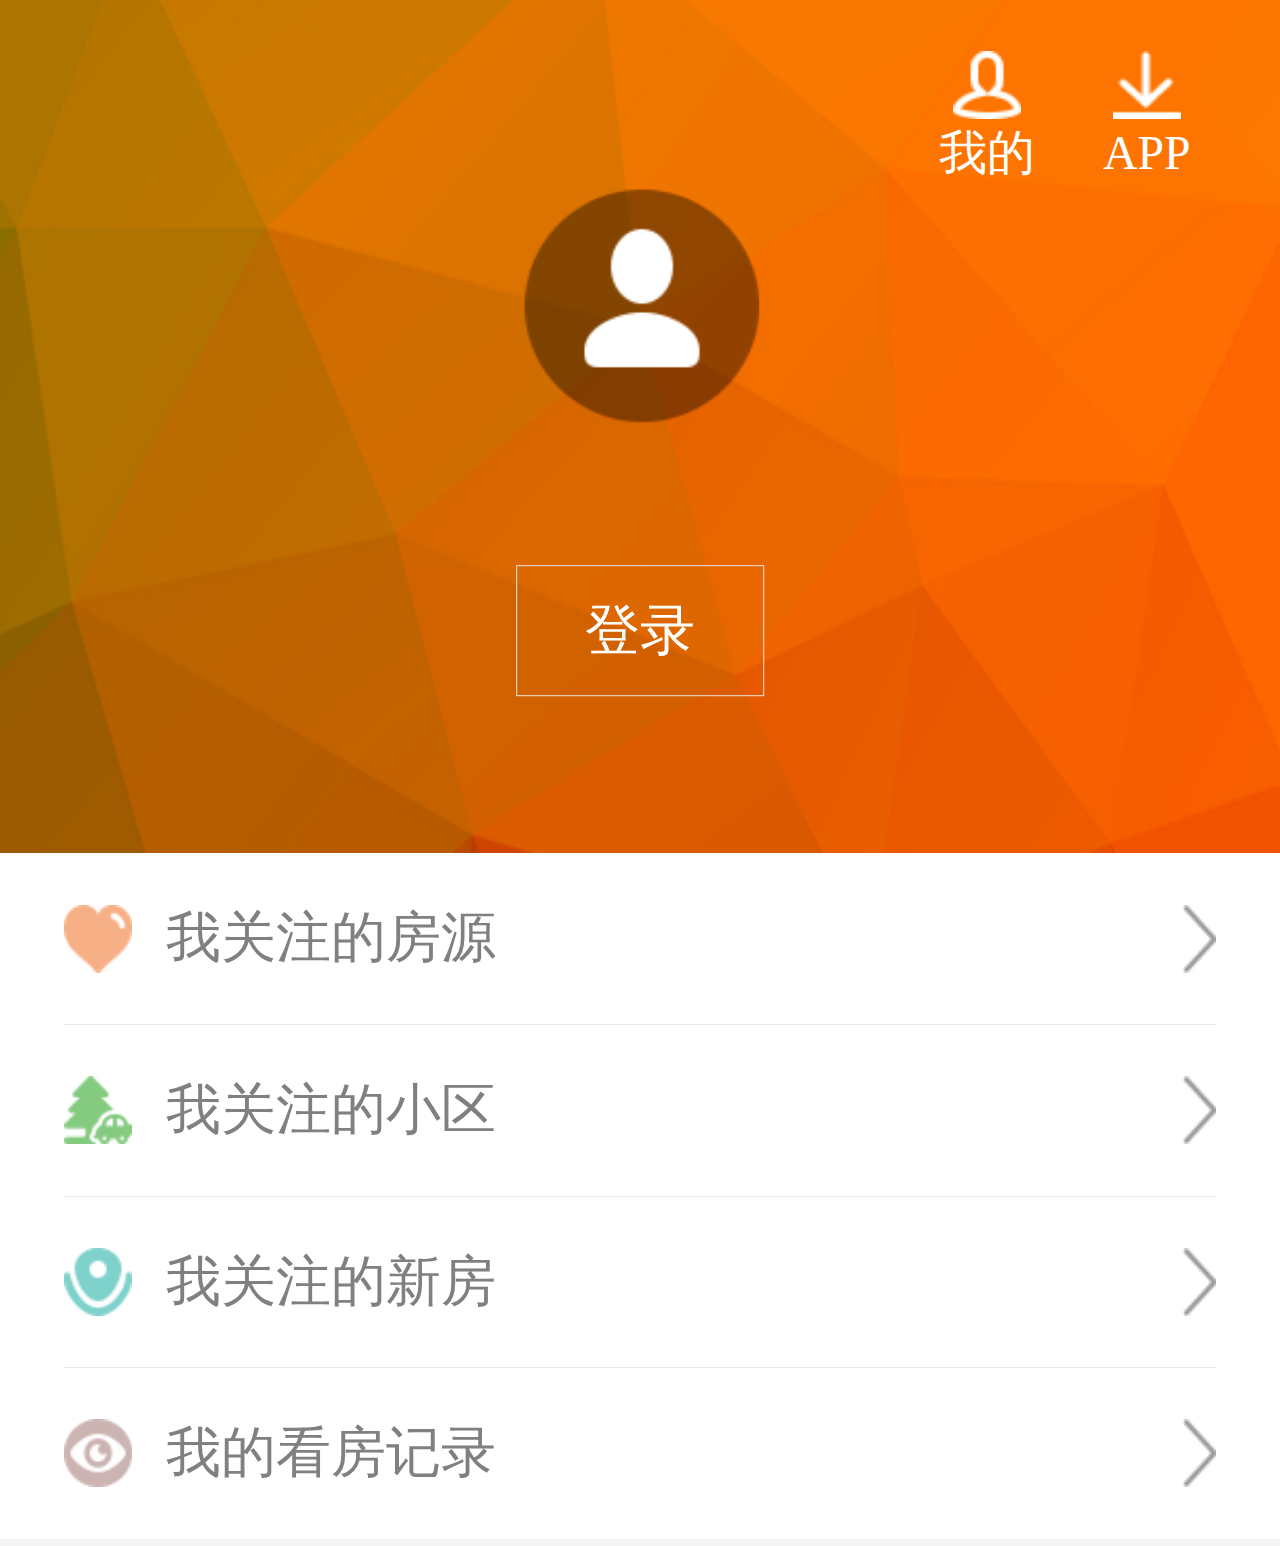
<file: my.html>
<!DOCTYPE html>
<html>

<head>
    <meta charset="UTF-8">
    <meta name="viewport" content="width=device-width, initial-scale=1.0, maximum-scale=1.0, user-scalable=0">
    <meta http-equiv="X-UA-Compatible" content="ie=edge">
    <title>my</title>
    <link rel="stylesheet" href="./css/my.css">
    <script src="./js/setRem.js"></script>
</head>

<body>
    <!-- <div class="header">
        <iframe src="./public/header.html" frameborder="0"></iframe>
    </div> -->

    <div class="imgs">
        <img src="./image/my/bg2.png" alt="">
        <p><span class="denglu">登录</span></p>
        <div class="xiazai">
            <a class="icon" href="#">
                我的
            </a>
            <a class="icon" href="#">APP</a>
        </div>
    </div>
    <div class="xinxibox">
        <ul class="xinxi">
            <li><a href="#">我关注的房源</a></li>
            <li><a href="#">我关注的小区</a></li>
            <li><a href="#">我关注的新房</a></li>
            <li><a href="#">我的看房记录</a></li>
        </ul>
    </div>


</body>

</html>
<script>
    var denglu = document.querySelector('.denglu');
    denglu.onclick = function () {
        location.href = './register.html'
    }
</script>
</file>
<file: css/my.css>
* {
  margin: 0;
  padding: 0;
}
ul {
  list-style: none;
}
body {
  background-color: #f5f5f5;
}
.header {
  width: 100%;
  height: 5rem;
}
.header iframe {
  width: 100%;
  height: 100%;
}
.imgs {
  width: 100%;
  height: 25rem;
  position: relative;
  background-color: white;
}
.imgs img {
  width: 100%;
  height: 100%;
}
.imgs p {
  position: absolute;
  width: 12rem;
  text-align: center;
  top: 50%;
  left: 50%;
  transform: translate(-50%, -50%);
  padding-top: 12rem;
  color: white;
  font-size: 1.6rem;
  background: url(../image/my/urse2.png) no-repeat center 0px;
  background-size: 7rem 7rem;
}
.imgs p span {
  padding: 1rem 2rem;
  border: 1px solid #e7e7e7;
}
.imgs .xiazai {
  width: 10rem;
  height: 5rem;
  position: absolute;
  right: 1rem;
  top: 0rem;
  display: flex;
}
.imgs .xiazai .icon {
  background-color: pink;
  line-height: 7rem;
}
.imgs .xiazai .icon:nth-of-type(1) {
  padding: 1rem 1rem;
  background: url(../image/my/urse.png) no-repeat center;
  background-size: 2rem 2rem;
  font-size: 1.4rem;
  color: white;
  text-decoration: none;
}
.imgs .xiazai .icon:nth-of-type(2) {
  padding: 1rem 1rem;
  background: url(../image/my/down.png) no-repeat center;
  background-size: 2rem 2rem;
  font-size: 1.4rem;
  color: white;
  text-decoration: none;
}
.xinxibox {
  background-color: white;
}
.xinxi {
  width: 100%;
  list-style: none;
}
.xinxi li {
  width: 90%;
  margin: 0 auto;
  height: 5rem;
  line-height: 5rem;
  background: url(../image/my/right.png) no-repeat right center;
  background-size: 1rem 2rem;
  border-bottom: 1px solid #e7e7e7;
}
.xinxi li a {
  text-decoration: none;
  font-size: 1.6rem;
  color: gray;
  display: inline-block;
  height: 100%;
  padding-left: 3rem;
}
.xinxi li:nth-of-type(1) a {
  background: url(../image/my/icon1.png) no-repeat 0px center;
  background-size: 2rem 2rem;
}
.xinxi li:nth-of-type(2) a {
  background: url(../image/my/icon2.png) no-repeat 0px center;
  background-size: 2rem 2rem;
}
.xinxi li:nth-of-type(3) a {
  background: url(../image/my/icon3.png) no-repeat 0px center;
  background-size: 2rem 2rem;
}
.xinxi li:last-of-type {
  border: none !important;
}
.xinxi li:last-of-type a {
  background: url(../image/my/icon4.png) no-repeat 0px center;
  background-size: 2rem 2rem;
}
</file>
